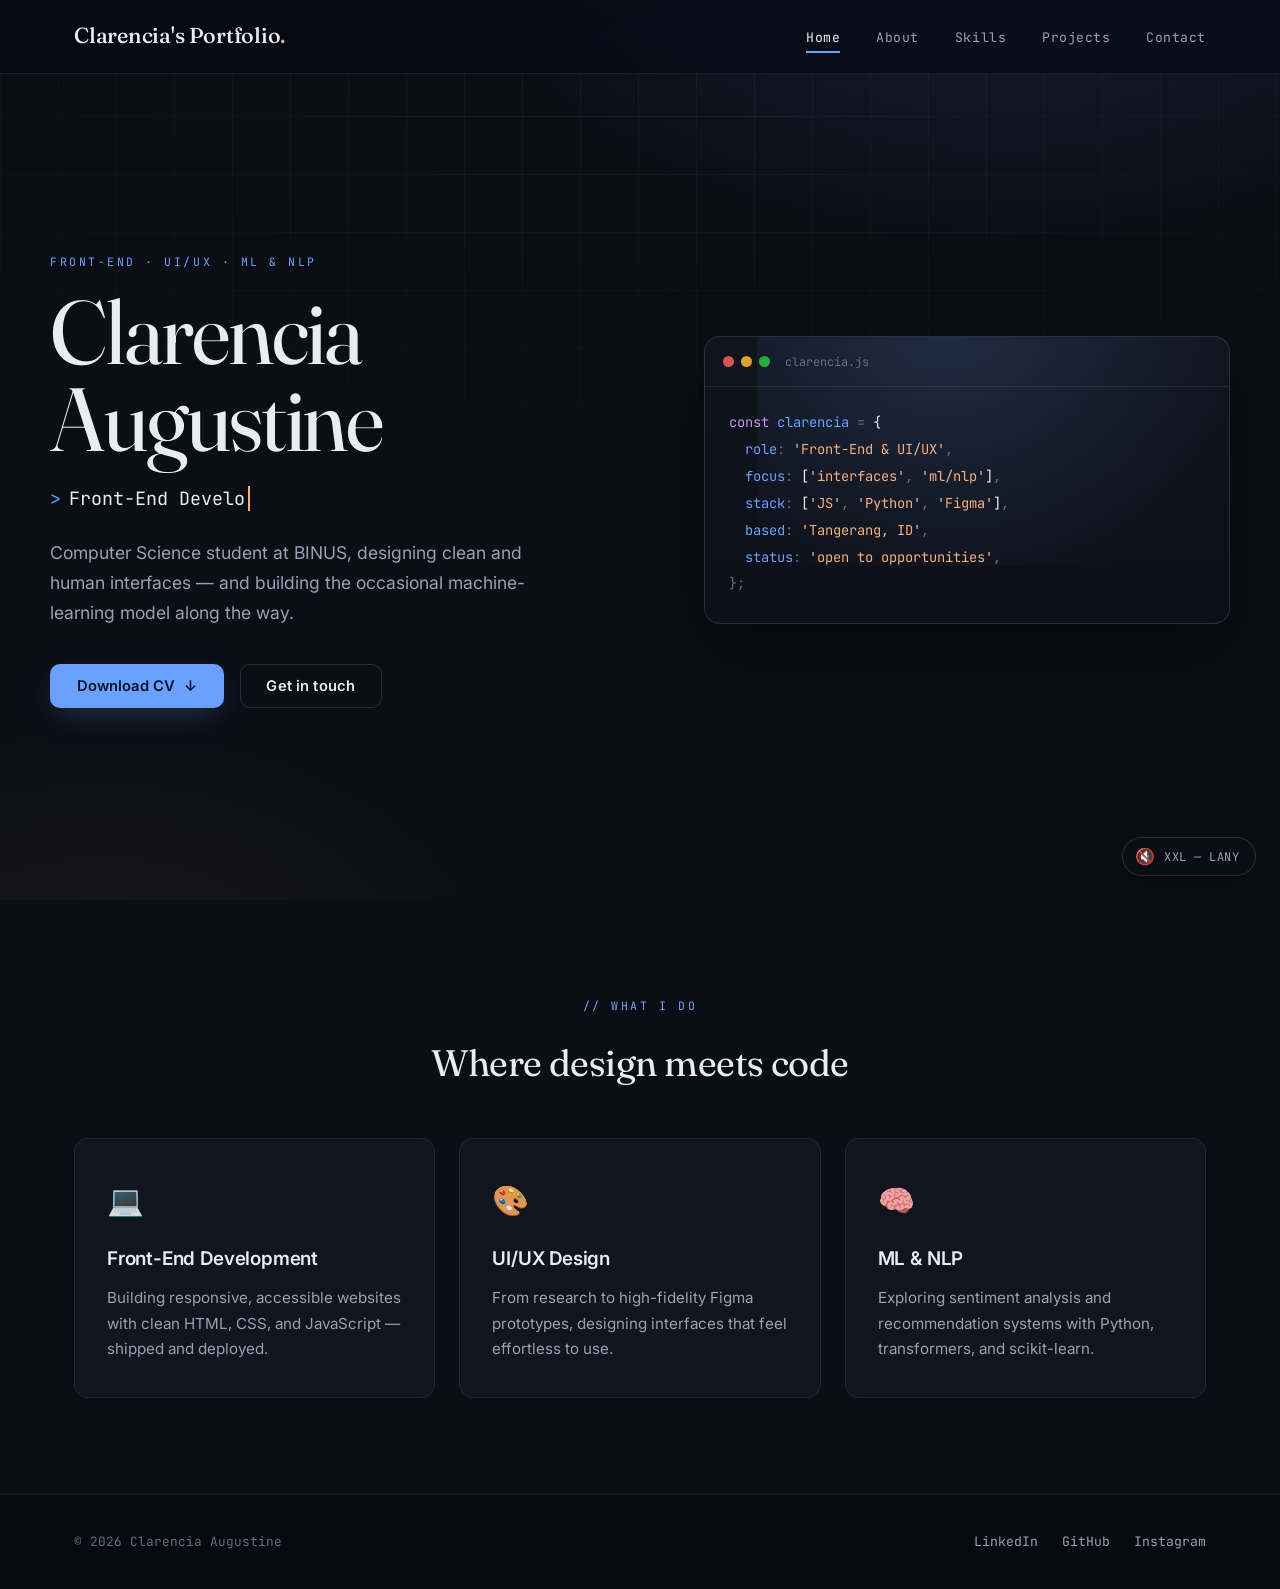
<file: index.html>
<!DOCTYPE html>
<html lang="id">
<head>
    <meta charset="UTF-8">
    <meta name="viewport" content="width=device-width, initial-scale=1.0">
    <link rel="preconnect" href="https://fonts.googleapis.com">
    <link rel="preconnect" href="https://fonts.gstatic.com" crossorigin>
    <link href="https://fonts.googleapis.com/css2?family=Fraunces:ital,opsz,wght@0,9..144,300..600;1,9..144,300..500&family=Inter:wght@300;400;500;600;700&family=JetBrains+Mono:wght@400;500;600&display=swap" rel="stylesheet">
    <title>Clarencia Augustine — Front-End & UI/UX</title>
    <link rel="stylesheet" href="style.css">
</head>
<body>
    <!-- Navigation -->
    <nav class="navbar">
        <div class="nav-container">
            <div class="logo">
                <span class="logo-text">Clarencia's Portfolio</span>
            </div>
            <ul class="nav-menu">
                <li><a href="index.html" class="nav-link active">Home</a></li>
                <li><a href="about.html" class="nav-link">About</a></li>
                <li><a href="skills.html" class="nav-link">Skills</a></li>
                <li><a href="projects.html" class="nav-link">Projects</a></li>
                <li><a href="contact.html" class="nav-link">Contact</a></li>
            </ul>
            <div class="hamburger">
                <span></span>
                <span></span>
                <span></span>
            </div>
        </div>
    </nav>

    <!-- Hero Section -->
    <section class="hero">
        <div class="hero-container">
            <div class="hero-content fade-in">
                <span class="eyebrow">front-end · ui/ux · ml &amp; nlp</span>
                <h1 class="hero-title">Clarencia<br>Augustine</h1>
                <p class="hero-role"><span class="prompt">&gt;</span><span class="typed">Front-End Developer</span></p>
                <p class="hero-subtitle">Computer Science student at BINUS, designing clean and human interfaces — and building the occasional machine-learning model along the way.</p>
                <div class="hero-buttons">
                    <a href="Asset/CV - Clarencia Augustine.pdf" download class="btn btn-primary">Download CV <span class="btn-arrow">↓</span></a>
                    <a href="contact.html" class="btn btn-secondary">Get in touch</a>
                </div>
            </div>
            <div class="hero-image fade-in-right">
                <div class="floating-card">
                    <div class="card-glow"></div>
                    <div class="code-window-bar">
                        <div class="code-dots"><span></span><span></span><span></span></div>
                        <span class="code-filename">clarencia.js</span>
                    </div>
                    <div class="code-snippet">
                        <div class="code-line"><span class="code-keyword">const</span> <span class="code-property">clarencia</span> <span class="code-punc">=</span> {</div>
                        <div class="code-line">  <span class="code-property">role</span><span class="code-punc">:</span> <span class="code-string">'Front-End &amp; UI/UX'</span><span class="code-punc">,</span></div>
                        <div class="code-line">  <span class="code-property">focus</span><span class="code-punc">:</span> [<span class="code-string">'interfaces'</span><span class="code-punc">,</span> <span class="code-string">'ml/nlp'</span>]<span class="code-punc">,</span></div>
                        <div class="code-line">  <span class="code-property">stack</span><span class="code-punc">:</span> [<span class="code-string">'JS'</span><span class="code-punc">,</span> <span class="code-string">'Python'</span><span class="code-punc">,</span> <span class="code-string">'Figma'</span>]<span class="code-punc">,</span></div>
                        <div class="code-line">  <span class="code-property">based</span><span class="code-punc">:</span> <span class="code-string">'Tangerang, ID'</span><span class="code-punc">,</span></div>
                        <div class="code-line">  <span class="code-property">status</span><span class="code-punc">:</span> <span class="code-string">'open to opportunities'</span><span class="code-punc">,</span></div>
                        <div class="code-line"><span class="code-punc">};</span></div>
                    </div>
                </div>
            </div>
        </div>
        
        <!-- Animated Background -->
        <div class="bg-animation">
            <div class="particle"></div>
            <div class="particle"></div>
            <div class="particle"></div>
            <div class="particle"></div>
            <div class="particle"></div>
        </div>
    </section>

    <!-- Quick About Section -->
    <section class="quick-about">
        <div class="container">
            <span class="eyebrow eyebrow-center">// what i do</span>
            <h2 class="section-title">Where design meets code</h2>
            <div class="about-grid">
                <div class="about-card slide-up">
                    <div class="card-icon">💻</div>
                    <h3>Front-End Development</h3>
                    <p>Building responsive, accessible websites with clean HTML, CSS, and JavaScript — shipped and deployed.</p>
                </div>
                <div class="about-card slide-up" style="animation-delay: 0.12s;">
                    <div class="card-icon">🎨</div>
                    <h3>UI/UX Design</h3>
                    <p>From research to high-fidelity Figma prototypes, designing interfaces that feel effortless to use.</p>
                </div>
                <div class="about-card slide-up" style="animation-delay: 0.24s;">
                    <div class="card-icon">🧠</div>
                    <h3>ML &amp; NLP</h3>
                    <p>Exploring sentiment analysis and recommendation systems with Python, transformers, and scikit-learn.</p>
                </div>
            </div>
        </div>
    </section>

    <!-- Footer -->
    <footer class="footer">
        <div class="container">
            <p>&copy; 2026 Clarencia Augustine</p>
            <div class="social-links">
                <a href="https://www.linkedin.com/in/clarenciaaugustine/" class="social-link">LinkedIn</a>
                <a href="https://github.com/ClarenciaAugustine-code" class="social-link">GitHub</a>
                <a href="https://www.instagram.com/clarenciaaugustinee/" class="social-link">Instagram</a>
            </div>
        </div>
    </footer>

    <script src="script.js"></script>
</body>
</html>
</file>
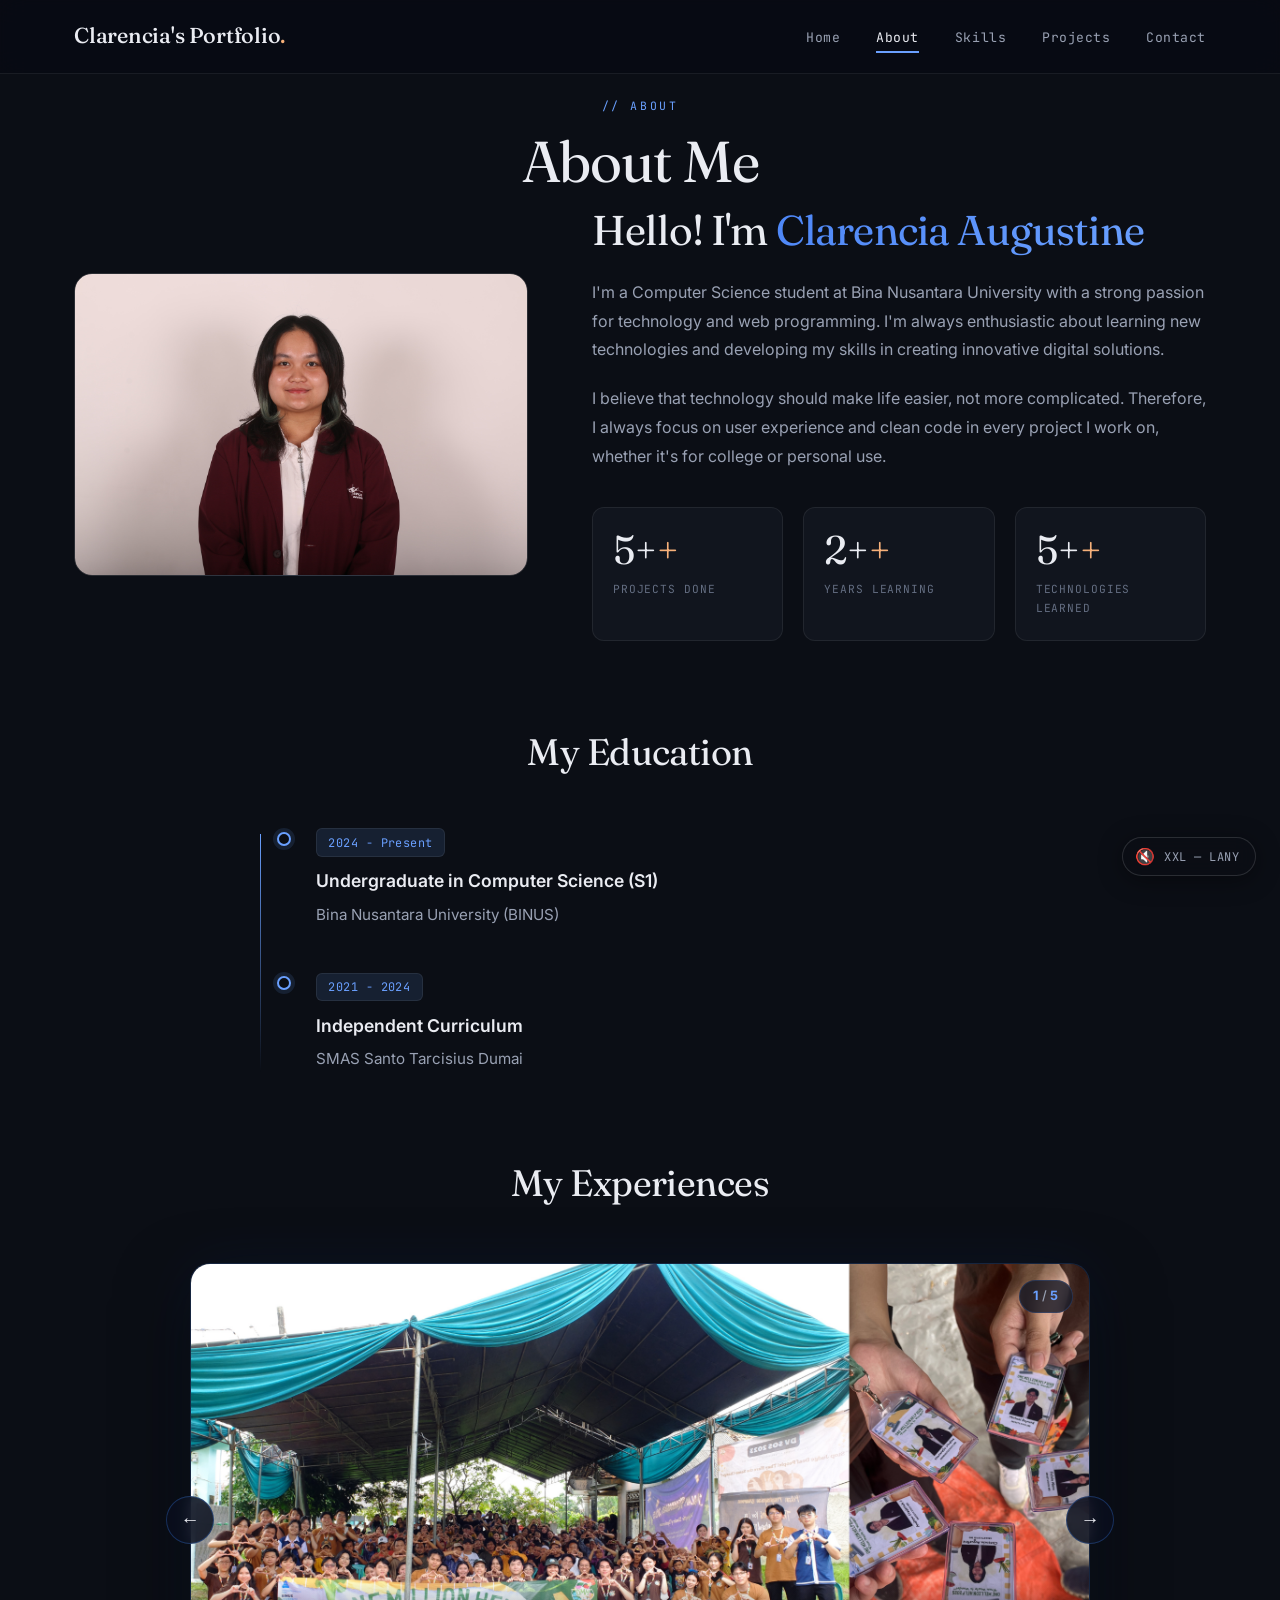
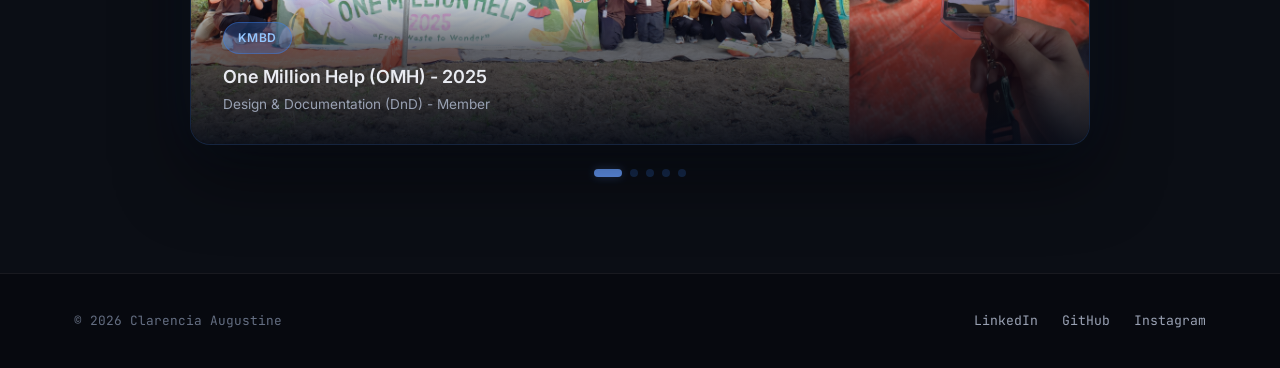
<file: about.html>
<!DOCTYPE html>
<html lang="id">
<head>
    <meta charset="UTF-8">
    <meta name="viewport" content="width=device-width, initial-scale=1.0">
    <link rel="preconnect" href="https://fonts.googleapis.com">
    <link rel="preconnect" href="https://fonts.gstatic.com" crossorigin>
    <link href="https://fonts.googleapis.com/css2?family=Fraunces:ital,opsz,wght@0,9..144,300..600;1,9..144,300..500&family=Inter:wght@300;400;500;600;700&family=JetBrains+Mono:wght@400;500;600&display=swap" rel="stylesheet">
    <title>About — Clarencia Augustine</title>
    <link rel="stylesheet" href="style.css">

    <style>
        /* ===== ABOUT HEADING FIX ===== */
        .about-heading {
            font-family: var(--font-display);
            font-weight: 400;
            font-size: clamp(1.4rem, 3vw, 2.2rem);
            letter-spacing: -0.02em;
            line-height: 1.2;
            margin-bottom: 1.5rem;
            color: var(--text-primary);
            white-space: nowrap;
        }
        .about-name-highlight {
            background: var(--gradient-1);
            -webkit-background-clip: text;
            background-clip: text;
            -webkit-text-fill-color: transparent;
        }

        /* ===== ORGANIZATION GALLERY SECTION ===== */
        .org-gallery-section {
            margin-top: 5rem;
        }

        .org-gallery-section .section-title {
            margin-bottom: 1rem;
        }

        .org-gallery-subtitle {
            text-align: center;
            color: var(--text-secondary);
            font-size: 1rem;
            margin-bottom: 3rem;
        }

        /* ===== CAROUSEL WRAPPER ===== */
        .carousel-wrapper {
            position: relative;
            max-width: 900px;
            margin: 0 auto;
        }

        /* ===== MAIN CAROUSEL ===== */
        .carousel-track-container {
            overflow: hidden;
            border-radius: 20px;
            position: relative;
            background: var(--bg-card);
            border: 1px solid rgba(59, 130, 246, 0.15);
            box-shadow: var(--shadow-lg), 0 0 60px rgba(59, 130, 246, 0.08);
        }

        .carousel-track {
            display: flex;
            transition: transform 0.5s cubic-bezier(0.4, 0, 0.2, 1);
            will-change: transform;
        }

        .carousel-slide {
            min-width: 100%;
            position: relative;
        }

        .carousel-slide img {
            width: 100%;
            height: 480px;
            object-fit: cover;
            display: block;
        }

        /* Overlay gradient bawah */
        .slide-overlay {
            position: absolute;
            bottom: 0;
            left: 0;
            right: 0;
            padding: 2.5rem 2rem 1.75rem;
            background: linear-gradient(to top, rgba(5, 10, 21, 0.95) 0%, rgba(5, 10, 21, 0.6) 60%, transparent 100%);
        }

        .slide-org-badge {
            display: inline-flex;
            align-items: center;
            gap: 0.4rem;
            padding: 0.3rem 0.9rem;
            border-radius: 20px;
            font-size: 0.75rem;
            font-weight: 600;
            letter-spacing: 0.05em;
            text-transform: uppercase;
            margin-bottom: 0.6rem;
        }

        .badge-kmbd    { background: rgba(59, 130, 246, 0.25); color: #93c5fd; border: 1px solid rgba(59, 130, 246, 0.4); }
        .badge-bncc    { background: rgba(139, 92, 246, 0.25); color: #c4b5fd; border: 1px solid rgba(139, 92, 246, 0.4); }
        .badge-intern  { background: rgba(16, 185, 129, 0.25); color: #6ee7b7; border: 1px solid rgba(16, 185, 129, 0.4); }

        .slide-caption {
            font-size: 1.125rem;
            font-weight: 600;
            color: var(--text-primary);
            margin: 0;
            line-height: 1.4;
        }

        .slide-caption-sub {
            font-size: 0.85rem;
            color: var(--text-secondary);
            margin-top: 0.25rem;
        }

        /* ===== CAROUSEL ARROWS ===== */
        .carousel-btn {
            position: absolute;
            top: 50%;
            transform: translateY(-50%);
            width: 48px;
            height: 48px;
            border-radius: 50%;
            background: rgba(10, 15, 30, 0.85);
            backdrop-filter: blur(8px);
            border: 1px solid rgba(59, 130, 246, 0.3);
            color: var(--text-primary);
            font-size: 1.2rem;
            cursor: pointer;
            z-index: 10;
            transition: all 0.3s ease;
            display: flex;
            align-items: center;
            justify-content: center;
        }

        .carousel-btn:hover {
            background: var(--accent);
            border-color: var(--accent);
            box-shadow: 0 0 20px var(--accent-glow);
            transform: translateY(-50%) scale(1.1);
        }

        .carousel-btn-prev { left: -24px; }
        .carousel-btn-next { right: -24px; }

        /* ===== COUNTER ===== */
        .carousel-counter {
            position: absolute;
            top: 1rem;
            right: 1rem;
            background: rgba(10, 15, 30, 0.75);
            backdrop-filter: blur(6px);
            border: 1px solid rgba(59, 130, 246, 0.2);
            border-radius: 20px;
            padding: 0.3rem 0.85rem;
            font-size: 0.8rem;
            color: var(--text-secondary);
            z-index: 5;
            font-weight: 500;
        }

        .carousel-counter span {
            color: var(--accent);
            font-weight: 700;
        }

        /* ===== DOTS ===== */
        .carousel-dots {
            display: flex;
            justify-content: center;
            gap: 0.5rem;
            margin-top: 1.5rem;
        }

        .carousel-dot {
            width: 8px;
            height: 8px;
            border-radius: 4px;
            background: rgba(59, 130, 246, 0.25);
            border: none;
            cursor: pointer;
            transition: all 0.3s ease;
        }

        .carousel-dot.active {
            width: 28px;
            background: var(--accent);
            box-shadow: 0 0 10px var(--accent-glow);
        }

        /* ===== THUMBNAIL STRIP ===== */
        .carousel-thumbs {
            display: flex;
            gap: 0.75rem;
            margin-top: 1.25rem;
            overflow-x: auto;
            padding-bottom: 0.5rem;
            scrollbar-width: none;
        }

        .carousel-thumbs::-webkit-scrollbar { display: none; }

        .carousel-thumb {
            flex-shrink: 0;
            width: 80px;
            height: 60px;
            border-radius: 8px;
            overflow: hidden;
            cursor: pointer;
            border: 2px solid transparent;
            transition: all 0.3s ease;
            opacity: 0.5;
        }

        .carousel-thumb img {
            width: 100%;
            height: 100%;
            object-fit: cover;
        }

        .carousel-thumb.active {
            border-color: var(--accent);
            opacity: 1;
            box-shadow: 0 0 12px var(--accent-glow);
        }

        .carousel-thumb:hover {
            opacity: 0.85;
            border-color: rgba(59, 130, 246, 0.5);
        }

        /* Placeholder saat foto belum ada */
        .photo-placeholder {
            width: 100%;
            height: 480px;
            background: var(--bg-card);
            display: flex;
            flex-direction: column;
            align-items: center;
            justify-content: center;
            gap: 1rem;
            color: var(--text-secondary);
        }

        .photo-placeholder-icon {
            font-size: 3rem;
            opacity: 0.4;
        }

        .photo-placeholder p {
            font-size: 0.9rem;
            opacity: 0.5;
        }

        .thumb-placeholder {
            width: 100%;
            height: 100%;
            background: var(--bg-darker);
            display: flex;
            align-items: center;
            justify-content: center;
            font-size: 1.2rem;
            color: var(--text-secondary);
            opacity: 0.5;
        }

        /* ===== RESPONSIVE ===== */
        @media (max-width: 768px) {
            .carousel-slide img,
            .photo-placeholder { height: 300px; }

            .carousel-btn-prev { left: 8px; }
            .carousel-btn-next { right: 8px; }

            .carousel-btn {
                width: 38px;
                height: 38px;
                font-size: 1rem;
            }

            .slide-caption { font-size: 1rem; }

            .carousel-thumb {
                width: 64px;
                height: 48px;
            }
        }

        @media (max-width: 480px) {
            .carousel-slide img,
            .photo-placeholder { height: 240px; }
        }
    </style>
</head>
<body>
    <!-- Navigation -->
    <nav class="navbar">
        <div class="nav-container">
            <div class="logo">
                <span class="logo-text">Clarencia's Portfolio</span>
            </div>
            <ul class="nav-menu">
                <li><a href="index.html" class="nav-link">Home</a></li>
                <li><a href="about.html" class="nav-link active">About</a></li>
                <li><a href="skills.html" class="nav-link">Skills</a></li>
                <li><a href="projects.html" class="nav-link">Projects</a></li>
                <li><a href="contact.html" class="nav-link">Contact</a></li>
            </ul>
            <div class="hamburger">
                <span></span>
                <span></span>
                <span></span>
            </div>
        </div>
    </nav>

    <!-- About Section -->
    <section class="about-section">
        <div class="container">
            <span class="eyebrow eyebrow-center">// about</span>
            <h1 class="page-title fade-in">About Me</h1>

            <div class="about-content">
                <div class="about-image-wrapper fade-in-left">
                    <div class="about-image">
                        <img src="Asset/Clarence.JPG" alt="Clarence Profile Photo" class="profile-photo">
                        <div class="image-glow"></div>
                    </div>
                </div>

                <div class="about-text fade-in-right">
                    <h2 class="about-heading">Hello! I'm <span class="about-name-highlight">Clarencia Augustine</span></h2>
                    <p>I'm a Computer Science student at Bina Nusantara University with a strong passion for technology and web programming.
                        I'm always enthusiastic about learning new technologies and developing my skills in creating innovative digital solutions.</p>

                    <p>I believe that technology should make life easier, not more complicated. Therefore, I always focus on user experience
                        and clean code in every project I work on, whether it's for college or personal use.</p>

                    <div class="about-stats">
                        <div class="stat-item">
                            <div class="stat-number">5+</div>
                            <div class="stat-label">Projects Done</div>
                        </div>
                        <div class="stat-item">
                            <div class="stat-number">2+</div>
                            <div class="stat-label">Years Learning</div>
                        </div>
                        <div class="stat-item">
                            <div class="stat-number">5+</div>
                            <div class="stat-label">Technologies Learned</div>
                        </div>
                    </div>
                </div>
            </div>

            <!-- Education Timeline -->
            <div class="timeline-section">
                <h2 class="section-title">My Education</h2>
                <div class="timeline">
                    <div class="timeline-item slide-up">
                        <div class="timeline-dot"></div>
                        <div class="timeline-content">
                            <span class="timeline-date">2024 - Present</span>
                            <h3>Undergraduate in Computer Science (S1)</h3>
                            <p>Bina Nusantara University (BINUS)</p>
                        </div>
                    </div>
                    <div class="timeline-item slide-up" style="animation-delay: 0.2s;">
                        <div class="timeline-dot"></div>
                        <div class="timeline-content">
                            <span class="timeline-date">2021 - 2024</span>
                            <h3>Independent Curriculum</h3>
                            <p>SMAS Santo Tarcisius Dumai</p>
                        </div>
                    </div>
                </div>
            </div>

            <!-- ===== ORGANIZATION GALLERY ===== -->
            <div class="org-gallery-section slide-up">
                <h2 class="section-title">My Experiences</h2>
                <p class="org-gallery-subtitle"></p>

                <div class="carousel-wrapper">
                    <!-- Main Carousel -->
                    <div class="carousel-track-container">
                        <!-- Counter -->
                        <div class="carousel-counter">
                            <span id="currentSlide">1</span> / <span id="totalSlides">6</span>
                        </div>

                        <div class="carousel-track" id="carouselTrack">

                            <!-- SLIDE 1 - KMBD -->
                            <div class="carousel-slide">
                                <img src="Asset/OMH.png" alt="KMBD - OMH 2025">
                                <div class="slide-overlay">
                                    <div class="slide-org-badge badge-kmbd">KMBD</div>
                                    <p class="slide-caption">One Million Help (OMH) - 2025</p>
                                    <p class="slide-caption-sub">Design & Documentation (DnD) - Member</p>
                                </div>
                            </div>

                            <!-- SLIDE 2 - KMBD -->
                            <div class="carousel-slide">
                                <img src="Asset/Makrab2026.png" alt="KMBD - Makrab 2026">
                                <div class="slide-overlay">
                                    <div class="slide-org-badge badge-kmbd">KMBD</div>
                                    <p class="slide-caption">Malam Keakraban - 2026</p>
                                    <p class="slide-caption-sub">Design & Documentation (DnD) - Member</p>
                                </div>
                            </div>

                            <!-- SLIDE 3 - KMBD -->
                            <div class="carousel-slide">
                                <img src="Asset/Yearbook.png" alt="Yearbook">
                                <div class="slide-overlay">
                                    <div class="slide-org-badge badge-kmbd">KMBD</div>
                                    <p class="slide-caption">Yearbook - 2025</p>
                                    <p class="slide-caption-sub">Design & Documentation (DnD) - Coordinator</p>
                                </div>
                            </div>

                            <!-- SLIDE 4 - BNCC -->
                            <div class="carousel-slide">
                                <img src="Asset/FreshmenPartner.png" alt="Freshmen Partner">
                                <div class="slide-overlay">
                                    <div class="slide-org-badge badge-bncc">BINUS</div>
                                    <p class="slide-caption">Freshmen Partner (FP)</p>
                                    <p class="slide-caption-sub">Sept 2025 - June 2026</p>
                                </div>
                            </div>

                            <!-- SLIDE 5 - Blu Ambassador -->
                            <div class="carousel-slide">
                                <img src="Asset/BluAmbassador.png" alt="Blu Ambassador">
                                <div class="slide-overlay">
                                    <div class="slide-org-badge badge-intern">Ambassador</div>
                                    <p class="slide-caption">Blu Ambassador</p>
                                    <p class="slide-caption-sub">Blu by BCA Digital</p>
                                </div>
                            </div>


                        </div><!-- end carousel-track -->
                    </div><!-- end carousel-track-container -->

                    <!-- Prev / Next buttons -->
                    <button class="carousel-btn carousel-btn-prev" id="prevBtn" aria-label="Previous">&#8592;</button>
                    <button class="carousel-btn carousel-btn-next" id="nextBtn" aria-label="Next">&#8594;</button>

                    <!-- Dots -->
                    <div class="carousel-dots" id="carouselDots"></div>


                </div>
            </div>
            <!-- end org-gallery-section -->

        </div>
    </section>

    <!-- Footer -->
    <footer class="footer">
        <div class="container">
            <p>&copy; 2026 Clarencia Augustine</p>
            <div class="social-links">
                <a href="https://www.linkedin.com/in/clarenciaaugustine/" class="social-link">LinkedIn</a>
                <a href="https://github.com/ClarenciaAugustine-code" class="social-link">GitHub</a>
                <a href="https://www.instagram.com/clarenciaaugustinee/" class="social-link">Instagram</a>
            </div>
        </div>
    </footer>

    <script src="script.js"></script>
</body>
</html>
</file>
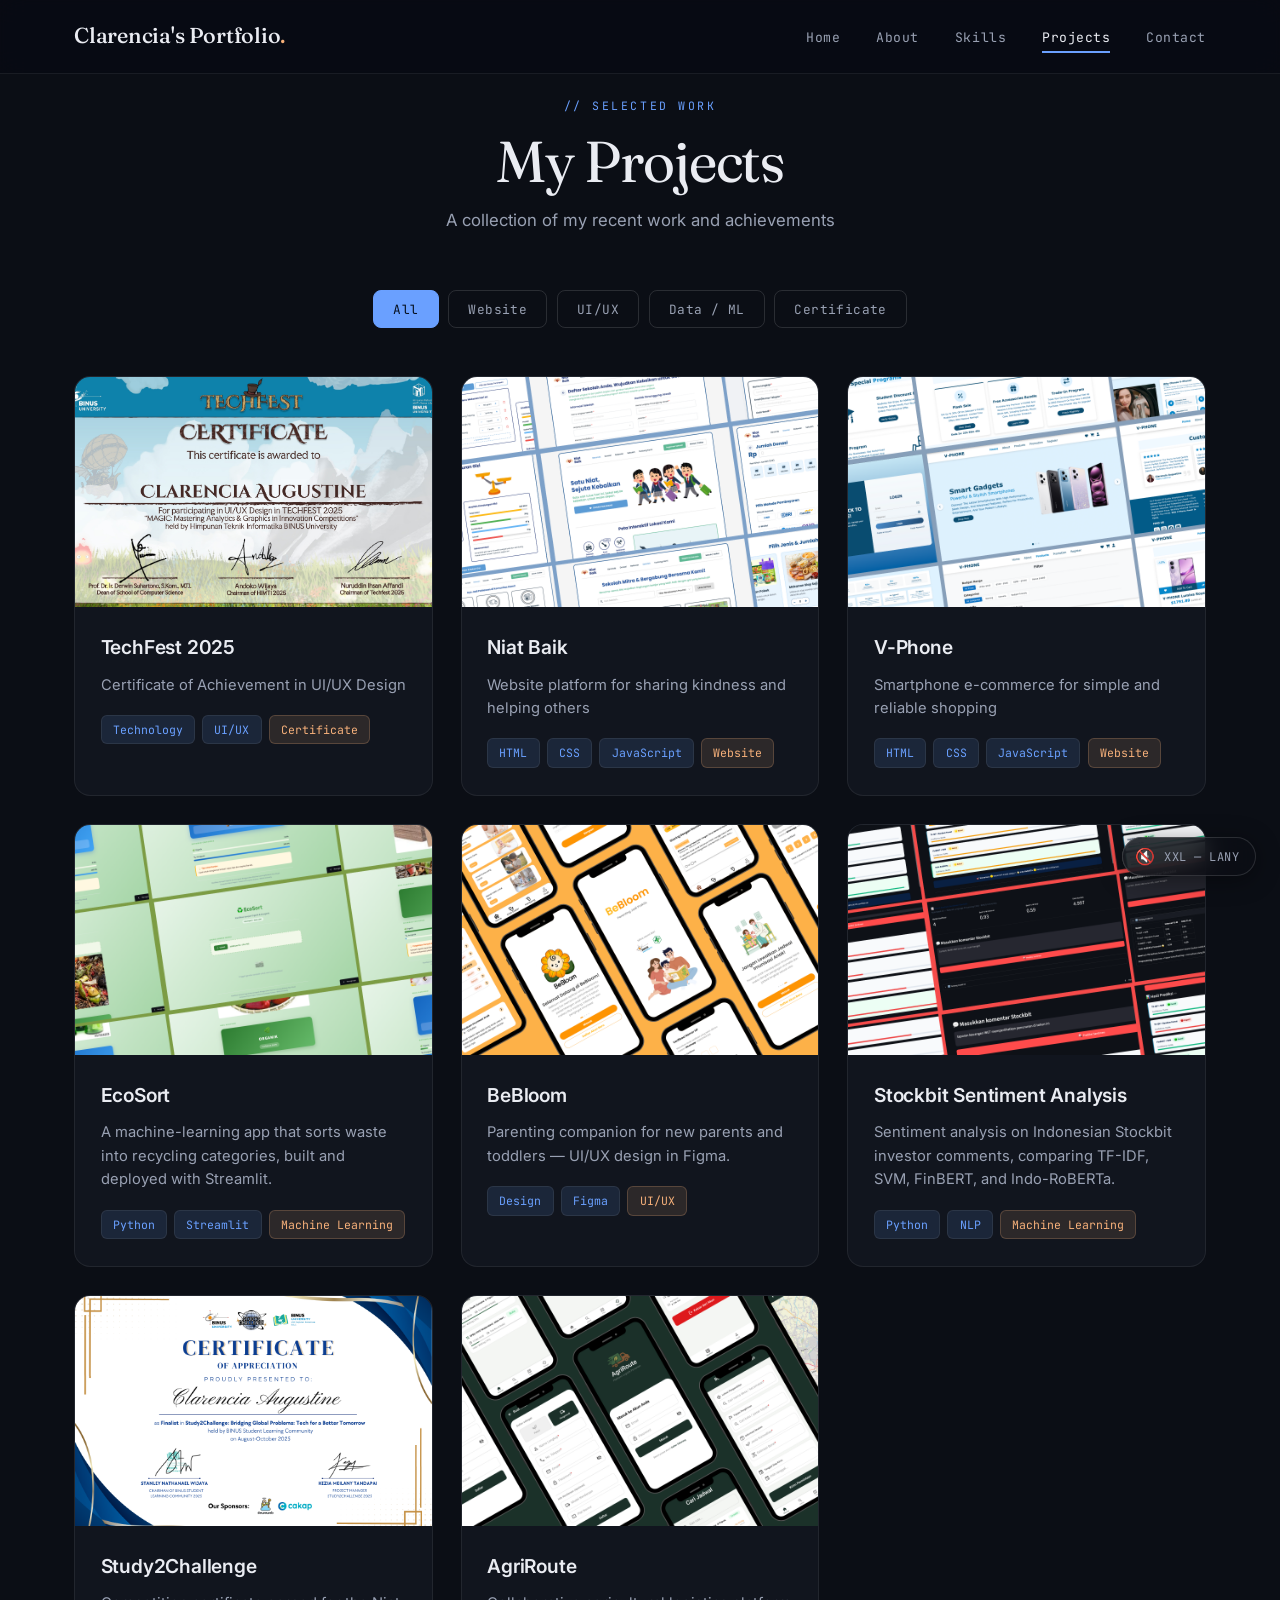
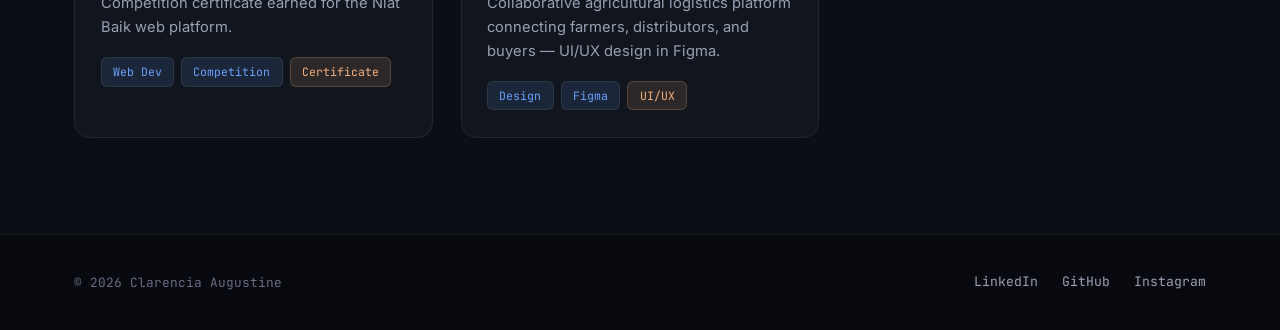
<file: projects.html>
<!DOCTYPE html>
<html lang="id">
<head>
    <meta charset="UTF-8">
    <meta name="viewport" content="width=device-width, initial-scale=1.0">
    <link rel="preconnect" href="https://fonts.googleapis.com">
    <link rel="preconnect" href="https://fonts.gstatic.com" crossorigin>
    <link href="https://fonts.googleapis.com/css2?family=Fraunces:ital,opsz,wght@0,9..144,300..600;1,9..144,300..500&family=Inter:wght@300;400;500;600;700&family=JetBrains+Mono:wght@400;500;600&display=swap" rel="stylesheet">
    <title>Projects — Clarencia Augustine</title>
    <link rel="stylesheet" href="style.css">
</head>
<body>
    <!-- Navigation -->
    <nav class="navbar">
        <div class="nav-container">
            <div class="logo">
                <span class="logo-text">Clarencia's Portfolio</span>
            </div>
            <ul class="nav-menu">
                <li><a href="index.html" class="nav-link">Home</a></li>
                <li><a href="about.html" class="nav-link">About</a></li>
                <li><a href="skills.html" class="nav-link">Skills</a></li>
                <li><a href="projects.html" class="nav-link active">Projects</a></li>
                <li><a href="contact.html" class="nav-link">Contact</a></li>
            </ul>
            <div class="hamburger">
                <span></span>
                <span></span>
                <span></span>
            </div>
        </div>
    </nav>

    <!-- Projects Section -->
    <section class="projects-section">
        <div class="container">
            <span class="eyebrow eyebrow-center">// selected work</span>
            <h1 class="page-title fade-in">My Projects</h1>
            <p class="page-subtitle fade-in">A collection of my recent work and achievements</p>

            <!-- Project Filter -->
            <div class="project-filters fade-in">
                <button class="filter-btn active" data-filter="all">All</button>
                <button class="filter-btn" data-filter="web">Website</button>
                <button class="filter-btn" data-filter="mobile">UI/UX</button>
                <button class="filter-btn" data-filter="ml">Data / ML</button>
                <button class="filter-btn" data-filter="design">Certificate</button>
            </div>

            <!-- Projects Grid -->
            <div class="projects-grid">
                <!-- TechFest Certificate -->
                <div class="project-card certificate-card" data-category="design" data-cert-id="techfest">
                    <div class="project-image">
                        <img src="Asset/TechFest.png" alt="TechFest Certificate" style="width: 100%; height: 100%; object-fit: cover;">
                        <div class="project-overlay">
                            <span class="project-link">View Certificate →</span>
                        </div>
                    </div>
                    <div class="project-content">
                        <h3 class="project-title">TechFest 2025</h3>
                        <p class="project-description">Certificate of Achievement in UI/UX Design </p>
                        <div class="project-tags">
                            <span class="tag">Technology</span>
                            <span class="tag">UI/UX</span>
                            <span class="tagline">Certificate</span>
                        </div>
                    </div>
                </div>

                <!-- Niat Baik Project -->
                <div class="project-card" data-category="web">
                    <div class="project-image">
                        <img src="Asset/Niat Baik.png" alt="Niat Baik Project" style="width: 100%; height: 100%; object-fit: cover;">
                        <div class="project-overlay">
                            <a href="https://niatbaik.netlify.app/" target="_blank" class="project-link">View Project →</a>
                        </div>
                    </div>
                    <div class="project-content">
                        <h3 class="project-title">Niat Baik</h3>
                        <p class="project-description">Website platform for sharing kindness and helping others</p>
                        <div class="project-tags">
                            <span class="tag">HTML</span>
                            <span class="tag">CSS</span>
                            <span class="tag">JavaScript</span>
                            <span class="tagline">Website</span>
                        </div>
                    </div>
                </div>

                <!-- VPhone E-Commerce -->
                <div class="project-card" data-category="web">
                    <div class="project-image">
                        <img src="Asset/VPhone.png" alt="VPhone Project" style="width: 100%; height: 100%; object-fit: cover;">
                        <div class="project-overlay">
                            <a href="https://vphoneecommerce.netlify.app/" target="_blank" class="project-link">View Project →</a>
                        </div>
                    </div>
                    <div class="project-content">
                        <h3 class="project-title">V-Phone</h3>
                        <p class="project-description">Smartphone e-commerce for simple and reliable shopping</p>
                        <div class="project-tags">
                            <span class="tag">HTML</span>
                            <span class="tag">CSS</span>
                            <span class="tag">JavaScript</span>
                            <span class="tagline">Website</span>
                        </div>
                    </div>
                </div>

                <div class="project-card" data-category="ml">
                    <div class="project-image">
                        <img src="Asset/EcoSort.png" alt="EcoSort Project" style="width: 100%; height: 100%; object-fit: cover;">
                        <div class="project-overlay">
                            <a href="https://ecosort-cv.streamlit.app" target="_blank" rel="noopener noreferrer" class="project-link">View Project →</a>
                        </div>
                    </div>
                    <div class="project-content">
                        <h3 class="project-title">EcoSort</h3>
                        <p class="project-description">A machine-learning app that sorts waste into recycling categories, built and deployed with Streamlit.</p>
                        <div class="project-tags">
                            <span class="tag">Python</span>
                            <span class="tag">Streamlit</span>
                            <span class="tagline">Machine Learning</span>
                        </div>
                    </div>
                </div>

                <div class="project-card" data-category="mobile">
                    <div class="project-image">
                        <img src="Asset/BeBloom.png" alt="BeBloom Project" style="width: 100%; height: 100%; object-fit: cover;">
                        <div class="project-overlay">
                            <a href="https://www.figma.com/design/M1vqoaYKnRO1BRzUi6vz7u/BeBloom-Final?node-id=0-1&t=8u1ulyc5MPR5rkTr-1" target="_blank" class="project-link">View Project →</a>
                        </div>
                    </div>
                    <div class="project-content">
                        <h3 class="project-title">BeBloom</h3>
                        <p class="project-description">Parenting companion for new parents and toddlers — UI/UX design in Figma.</p>
                        <div class="project-tags">
                            <span class="tag">Design</span>
                            <span class="tag">Figma</span>
                            <span class="tagline">UI/UX</span>
                        </div>
                    </div>
                </div>

                <div class="project-card" data-category="ml">
                    <div class="project-image">
                        <img src="Asset/StockBit.png" alt="Stockbit Sentiment Analysis" style="width: 100%; height: 100%; object-fit: cover;">
                        <div class="project-overlay">
                            <a href="#" class="project-link">View Project →</a>
                        </div>
                    </div>
                    <div class="project-content">
                        <h3 class="project-title">Stockbit Sentiment Analysis</h3>
                        <p class="project-description">Sentiment analysis on Indonesian Stockbit investor comments, comparing TF-IDF, SVM, FinBERT, and Indo-RoBERTa.</p>
                        <div class="project-tags">
                            <span class="tag">Python</span>
                            <span class="tag">NLP</span>
                            <span class="tagline">Machine Learning</span>
                        </div>
                    </div>
                </div>

                <!-- Study2Challenge Certificate -->
                <div class="project-card certificate-card" data-category="design" data-cert-id="study2challenge">
                    <div class="project-image">
                        <img src="Asset/Study2Challenge.png" alt="Study2Challenge Certificate" style="width: 100%; height: 100%; object-fit: cover;">
                        <div class="project-overlay">
                            <span class="project-link">View Certificate →</span>
                        </div>
                    </div>
                    <div class="project-content">
                        <h3 class="project-title">Study2Challenge</h3>
                        <p class="project-description">Competition certificate earned for the Niat Baik web platform.</p>
                        <div class="project-tags">
                            <span class="tag">Web Dev</span>
                            <span class="tag">Competition</span>
                            <span class="tagline">Certificate</span>
                        </div>
                    </div>
                </div>

               <div class="project-card" data-category="mobile">
                    <div class="project-image">
                        <img src="Asset/AgriRoute.png" alt="AgriRoute Project" style="width: 100%; height: 100%; object-fit: cover;">
                        <div class="project-overlay">
                            <a href="https://www.figma.com/design/1bOEQJH9d3byA6qBf3kewW/AgriRoute?node-id=0-1&t=20mGzz0uRg2W0Tgo-1" target="_blank" class="project-link">View Project →</a>
                        </div>
                    </div>
                    <div class="project-content">
                        <h3 class="project-title">AgriRoute</h3>
                        <p class="project-description">Collaborative agricultural logistics platform connecting farmers, distributors, and buyers — UI/UX design in Figma.</p>
                        <div class="project-tags">
                            <span class="tag">Design</span>
                            <span class="tag">Figma</span>
                            <span class="tagline">UI/UX</span>
                        </div>
                    </div>
                </div>
            </div>
        </div>
    </section>

    <!-- Certificate Modal -->
    <div id="certificateModal" class="modal">
        <div class="modal-content">
            <div class="modal-header">
                <h2>Certificate Details</h2>
                <button class="close-btn" id="closeModal">×</button>
            </div>
            <div class="modal-body">
                <img src="Asset/TechFest.png" alt="Certificate" class="certificate-image" id="certImage">
                <div class="certificate-details">
                    <div class="detail-item">
                        <span class="detail-icon">🏆</span>
                        <div class="detail-content">
                            <h3>Certificate Name</h3>
                            <p id="certName">—</p>
                        </div>
                    </div>
                    <div class="detail-item">
                        <span class="detail-icon">🏢</span>
                        <div class="detail-content">
                            <h3>Issued By</h3>
                            <p id="certIssuer">—</p>
                        </div>
                    </div>
                    <div class="detail-item">
                        <span class="detail-icon">📅</span>
                        <div class="detail-content">
                            <h3>Date Issued</h3>
                            <p id="certDate">—</p>
                        </div>
                    </div>
                    <div class="detail-item">
                        <span class="detail-icon">📝</span>
                        <div class="detail-content">
                            <h3>Description</h3>
                            <p id="certDescription">—</p>
                        </div>
                    </div>
                    <div class="detail-item">
                        <span class="detail-icon">💡</span>
                        <div class="detail-content">
                            <h3>Skills Demonstrated</h3>
                            <div class="certificate-skills" id="certSkills"></div>
                        </div>
                    </div>
                </div>
            </div>
        </div>
    </div>

    <!-- Footer -->
    <footer class="footer">
        <div class="container">
            <p>&copy; 2026 Clarencia Augustine</p>
            <div class="social-links">
                <a href="https://www.linkedin.com/in/clarenciaaugustine/" class="social-link">LinkedIn</a>
                <a href="https://github.com/ClarenciaAugustine-code" class="social-link">GitHub</a>
                <a href="https://www.instagram.com/clarenciaaugustinee/" class="social-link">Instagram</a>
            </div>
        </div>
    </footer>

    <script src="script.js"></script>
</body>
</html>
</file>
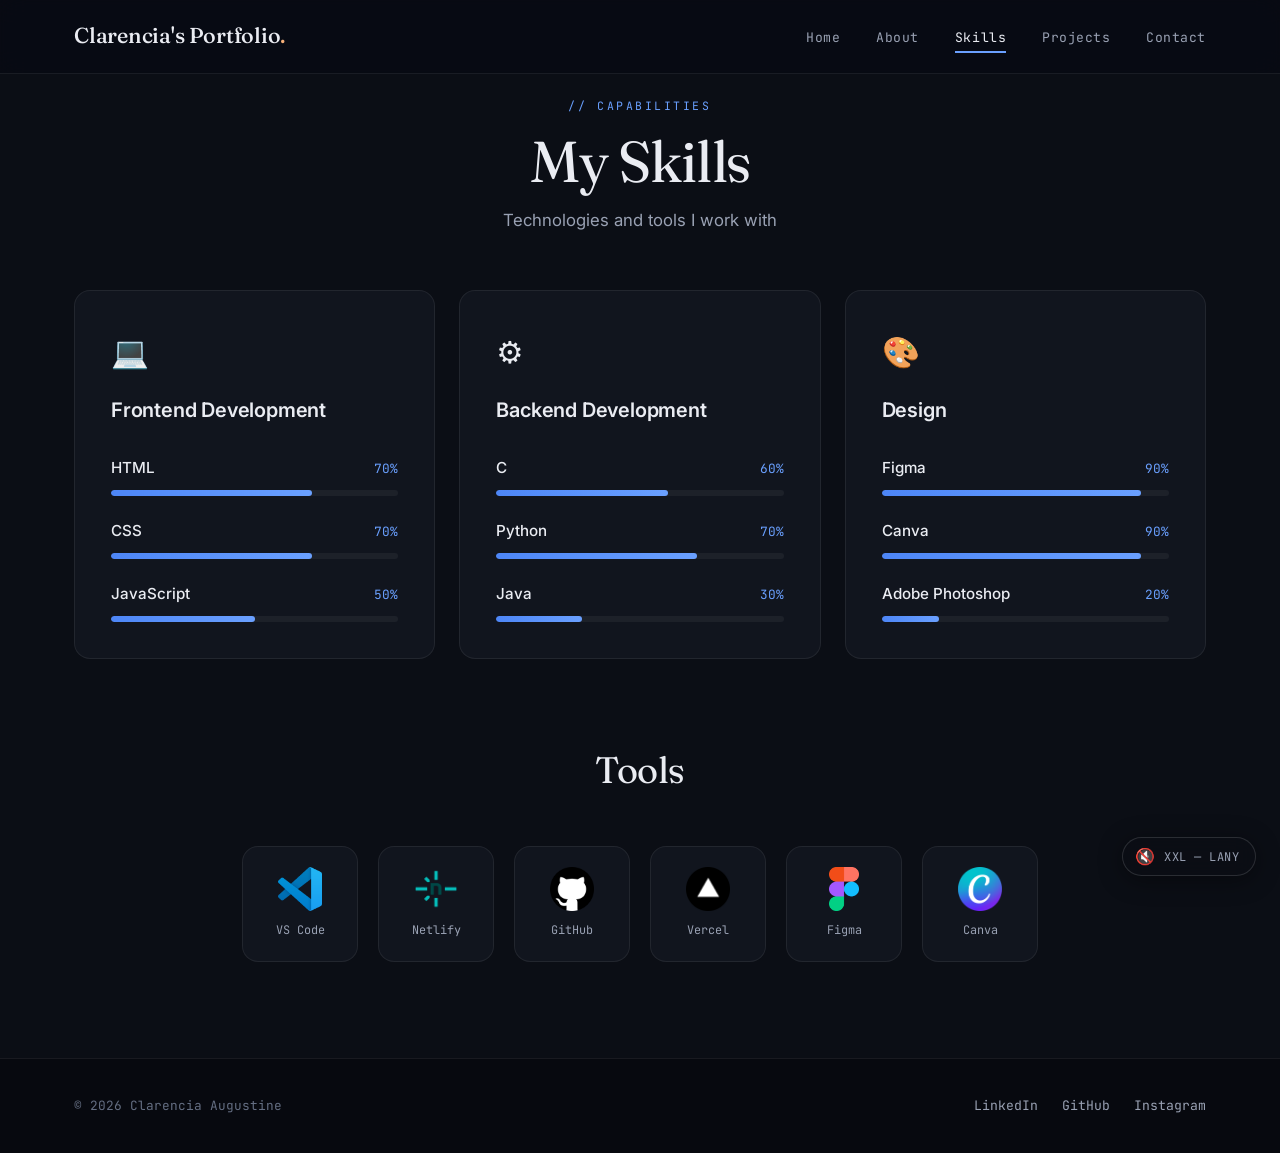
<file: skills.html>
<!DOCTYPE html>
<html lang="id">
<head>
    <meta charset="UTF-8">
    <meta name="viewport" content="width=device-width, initial-scale=1.0">
    <link rel="preconnect" href="https://fonts.googleapis.com">
    <link rel="preconnect" href="https://fonts.gstatic.com" crossorigin>
    <link href="https://fonts.googleapis.com/css2?family=Fraunces:ital,opsz,wght@0,9..144,300..600;1,9..144,300..500&family=Inter:wght@300;400;500;600;700&family=JetBrains+Mono:wght@400;500;600&display=swap" rel="stylesheet">
    <title>Skills — Clarencia Augustine</title>
    <link rel="stylesheet" href="style.css">
</head>
<body>
    <!-- Navigation -->
    <nav class="navbar">
        <div class="nav-container">
            <div class="logo">
                <span class="logo-text">Clarencia's Portfolio</span>
            </div>
            <ul class="nav-menu">
                <li><a href="index.html" class="nav-link">Home</a></li>
                <li><a href="about.html" class="nav-link">About</a></li>
                <li><a href="skills.html" class="nav-link active">Skills</a></li>
                <li><a href="projects.html" class="nav-link">Projects</a></li>
                <li><a href="contact.html" class="nav-link">Contact</a></li>
            </ul>
            <div class="hamburger">
                <span></span>
                <span></span>
                <span></span>
            </div>
        </div>
    </nav>

    <!-- Skills Section -->
    <section class="skills-section">
        <div class="container">
            <span class="eyebrow eyebrow-center">// capabilities</span>
            <h1 class="page-title fade-in">My Skills</h1>
            <p class="page-subtitle fade-in">Technologies and tools I work with</p>

            <!-- Skills Categories -->
            <div class="skills-grid">
                <!-- Frontend -->
                <div class="skill-category slide-up">
                    <div class="category-icon">💻</div>
                    <h2>Frontend Development</h2>
                    <div class="skills-list">
                        <div class="skill-item">
                            <div class="skill-info">
                                <span class="skill-name">HTML</span>
                                <span class="skill-percent">70%</span>
                            </div>
                            <div class="skill-bar">
                                <div class="skill-progress" style="width: 70%"></div>
                            </div>
                        </div>
                        <div class="skill-item">
                            <div class="skill-info">
                                <span class="skill-name">CSS</span>
                                <span class="skill-percent">70%</span>
                            </div>
                            <div class="skill-bar">
                                <div class="skill-progress" style="width: 70%"></div>
                            </div>
                        </div>
                        <div class="skill-item">
                            <div class="skill-info">
                                <span class="skill-name">JavaScript</span>
                                <span class="skill-percent">50%</span>
                            </div>
                            <div class="skill-bar">
                                <div class="skill-progress" style="width: 50%"></div>
                            </div>
                        </div>
                    </div>
                </div>

                <!-- Backend -->
                <div class="skill-category slide-up" style="animation-delay: 0.2s;">
                    <div class="category-icon">⚙️</div>
                    <h2>Backend Development</h2>
                    <div class="skills-list">
                        <div class="skill-item">
                            <div class="skill-info">
                                <span class="skill-name">C</span>
                                <span class="skill-percent">60%</span>
                            </div>
                            <div class="skill-bar">
                                <div class="skill-progress" style="width: 60%"></div>
                            </div>
                        </div>
                        <div class="skill-item">
                            <div class="skill-info">
                                <span class="skill-name">Python</span>
                                <span class="skill-percent">70%</span>
                            </div>
                            <div class="skill-bar">
                                <div class="skill-progress" style="width: 70%"></div>
                            </div>
                        </div>
                        <div class="skill-item">
                            <div class="skill-info">
                                <span class="skill-name">Java</span>
                                <span class="skill-percent">30%</span>
                            </div>
                            <div class="skill-bar">
                                <div class="skill-progress" style="width: 30%"></div>
                            </div>
                        </div>
                    </div>
                </div>

                <!-- Design -->
                <div class="skill-category slide-up" style="animation-delay: 0.4s;">
                    <div class="category-icon">🎨</div>
                    <h2>Design</h2>
                    <div class="skills-list">
                        <div class="skill-item">
                            <div class="skill-info">
                                <span class="skill-name">Figma</span>
                                <span class="skill-percent">90%</span>
                            </div>
                            <div class="skill-bar">
                                <div class="skill-progress" style="width: 90%"></div>
                            </div>
                        </div>
                        <div class="skill-item">
                            <div class="skill-info">
                                <span class="skill-name">Canva</span>
                                <span class="skill-percent">90%</span>
                            </div>
                            <div class="skill-bar">
                                <div class="skill-progress" style="width: 90%"></div>
                            </div>
                        </div>
                        <div class="skill-item">
                            <div class="skill-info">
                                <span class="skill-name">Adobe Photoshop</span>
                                <span class="skill-percent">20%</span>
                            </div>
                            <div class="skill-bar">
                                <div class="skill-progress" style="width: 20%"></div>
                            </div>
                        </div>
                    </div>
                </div>
            </div>

            <!-- Tools Icons -->
            <div class="tools">
                <h2 class="section-title">Tools</h2>
                <div class="tools-icons">
                    <div class="tools-icon fade-in" style="animation-delay: 0.1s;">
                        <div class="icon-wrapper">
                            <img src="Asset/vscode.png" alt="Visual Studio Code" class="tools-logo">
                            <span class="tools-name">VS Code</span>
                        </div>
                    </div>
                    <div class="tools-icon fade-in" style="animation-delay: 0.2s;">
                        <div class="icon-wrapper">
                            <img src="Asset/netlify.png" alt="Netlify" class="tools-logo">
                            <span class="tools-name">Netlify</span>
                        </div>
                    </div>
                    <div class="tools-icon fade-in" style="animation-delay: 0.3s;">
                        <div class="icon-wrapper">
                            <img src="Asset/github.png" alt="GitHub" class="tools-logo">
                            <span class="tools-name">GitHub</span>
                        </div>
                    </div>
                    <div class="tools-icon fade-in" style="animation-delay: 0.4s;">
                        <div class="icon-wrapper">
                            <img src="Asset/vercel.png" alt="Vercel" class="tools-logo">
                            <span class="tools-name">Vercel</span>
                        </div>
                    </div>
                    <div class="tools-icon fade-in" style="animation-delay: 0.5s;">
                        <div class="icon-wrapper">
                            <img src="Asset/figma.png" alt="Figma" class="tools-logo">
                            <span class="tools-name">Figma</span>
                        </div>
                    </div>
                    <div class="tools-icon fade-in" style="animation-delay: 0.6s;">
                        <div class="icon-wrapper">
                            <img src="Asset/canva.webp" alt="Canva" class="tools-logo">
                            <span class="tools-name">Canva</span>
                        </div>
                    </div>
                </div>
            </div>
            </section>

    <!-- Footer -->
    <footer class="footer">
        <div class="container">
            <p>&copy; 2026 Clarencia Augustine</p>
            <div class="social-links">
                <a href="https://www.linkedin.com/in/clarenciaaugustine/" class="social-link">LinkedIn</a>
                <a href="https://github.com/ClarenciaAugustine-code" class="social-link">GitHub</a>
                <a href="https://www.instagram.com/clarenciaaugustinee/" class="social-link">Instagram</a>
            </div>
        </div>
    </footer>

    <script src="script.js"></script>
</body>
</html>
</file>
<file: style.css>
/* =====================================================================
   Clarencia Augustine — Portfolio
   Design language: Editorial Tech Minimalism
   - Display: Fraunces (serif, used with restraint)
   - Body:    Inter (clean grotesque)
   - Utility: JetBrains Mono (eyebrows, labels, code, figures)
   - Canvas:  deep near-black, hairline rules, azure accent + warm amber
   ===================================================================== */

/* ===== RESET & BASE ===== */
* { margin: 0; padding: 0; box-sizing: border-box; }

:root {
    /* --- legacy names kept so inline styles / JS keep working --- */
    --primary: #4D86F7;
    --primary-light: #6AA0FF;
    --primary-dark: #3D6FE0;
    --accent: #6AA0FF;
    --accent-glow: rgba(106, 160, 255, 0.30);
    --bg-dark: #0B0E15;
    --bg-darker: #07090F;
    --bg-card: #11151E;
    --bg-card-hover: #161C28;
    --text-primary: #EAECF2;
    --text-secondary: #99A1B3;
    --gradient-1: linear-gradient(135deg, #4D86F7 0%, #6AA0FF 100%);
    --gradient-2: linear-gradient(135deg, #0E1320 0%, #161C28 100%);
    --shadow-sm: 0 1px 2px rgba(0, 0, 0, 0.45);
    --shadow-md: 0 10px 30px rgba(0, 0, 0, 0.38);
    --shadow-lg: 0 28px 70px rgba(0, 0, 0, 0.50);
    --shadow-glow: 0 0 40px var(--accent-glow);

    /* --- new semantic tokens --- */
    --accent-strong: #4D86F7;
    --accent-soft: rgba(106, 160, 255, 0.12);
    --warm: #F6B07A;
    --warm-strong: #FF9E64;
    --line: rgba(255, 255, 255, 0.07);
    --line-strong: rgba(255, 255, 255, 0.13);
    --text-faint: #646E82;

    --font-display: 'Fraunces', Georgia, 'Times New Roman', serif;
    --font-body: 'Inter', system-ui, -apple-system, sans-serif;
    --font-mono: 'JetBrains Mono', 'SFMono-Regular', ui-monospace, monospace;

    --maxw: 1180px;
}

html { scroll-behavior: smooth; }

body {
    font-family: var(--font-body);
    background-color: var(--bg-dark);
    color: var(--text-primary);
    line-height: 1.7;
    overflow-x: hidden;
    -webkit-font-smoothing: antialiased;
    text-rendering: optimizeLegibility;
}

::selection { background: rgba(106, 160, 255, 0.28); color: #fff; }

.container {
    max-width: var(--maxw);
    margin: 0 auto;
    padding: 0 24px;
}

a { color: inherit; }

/* keep all main sections above the ambient hero grid */
.hero, .quick-about, .about-section, .skills-section,
.projects-section, .contact-section, .footer { position: relative; z-index: 1; }

/* ===== SHARED TYPE TREATMENTS ===== */
.eyebrow {
    font-family: var(--font-mono);
    font-size: 0.72rem;
    letter-spacing: 0.22em;
    text-transform: uppercase;
    color: var(--accent);
    margin-bottom: 1rem;
    display: block;
}
.eyebrow-center { text-align: center; }

.serif-italic { font-family: var(--font-display); font-style: italic; font-weight: 400; }

/* ===== NAVIGATION ===== */
.navbar {
    position: fixed;
    top: 0;
    width: 100%;
    background: rgba(8, 11, 18, 0.72);
    backdrop-filter: blur(14px) saturate(140%);
    -webkit-backdrop-filter: blur(14px) saturate(140%);
    border-bottom: 1px solid var(--line);
    z-index: 1000;
    transition: background 0.35s ease, border-color 0.35s ease;
}
.navbar.scrolled {
    background: rgba(8, 11, 18, 0.92);
    border-bottom-color: var(--line-strong);
}

.nav-container {
    max-width: var(--maxw);
    margin: 0 auto;
    padding: 1.15rem 24px;
    display: flex;
    justify-content: space-between;
    align-items: center;
}

.logo-text {
    font-family: var(--font-display);
    font-size: 1.35rem;
    font-weight: 500;
    letter-spacing: -0.01em;
    color: var(--text-primary);
    -webkit-text-fill-color: var(--text-primary);
}
.logo-text::after {
    content: '.';
    color: var(--warm);
    -webkit-text-fill-color: var(--warm);
}

.nav-menu {
    display: flex;
    gap: 2.25rem;
    list-style: none;
}

.nav-link {
    font-family: var(--font-mono);
    font-size: 0.82rem;
    letter-spacing: 0.04em;
    color: var(--text-secondary);
    text-decoration: none;
    transition: color 0.25s ease;
    position: relative;
    padding: 0.4rem 0;
}
.nav-link::after {
    content: '';
    position: absolute;
    bottom: 0;
    left: 0;
    width: 0;
    height: 1.5px;
    background: var(--accent);
    transition: width 0.3s ease;
}
.nav-link:hover, .nav-link.active { color: var(--text-primary); }
.nav-link:hover::after, .nav-link.active::after { width: 100%; }

.hamburger {
    display: none;
    flex-direction: column;
    cursor: pointer;
    gap: 5px;
    padding: 4px;
}
.hamburger span {
    width: 24px;
    height: 2px;
    background: var(--text-primary);
    border-radius: 2px;
    transition: all 0.3s ease;
}
.hamburger.active span:nth-child(1) { transform: translateY(7px) rotate(45deg); }
.hamburger.active span:nth-child(2) { opacity: 0; }
.hamburger.active span:nth-child(3) { transform: translateY(-7px) rotate(-45deg); }

/* ===== HERO ===== */
.hero {
    min-height: 100vh;
    display: flex;
    align-items: center;
    overflow: hidden;
    padding: 130px 24px 70px;
    background:
        radial-gradient(900px 520px at 78% -8%, rgba(106, 160, 255, 0.12), transparent 60%),
        radial-gradient(700px 460px at 8% 110%, rgba(255, 158, 100, 0.06), transparent 60%),
        var(--bg-dark);
}
/* faint blueprint grid behind hero content */
.hero::before {
    content: '';
    position: absolute;
    inset: 0;
    background-image:
        linear-gradient(var(--line) 1px, transparent 1px),
        linear-gradient(90deg, var(--line) 1px, transparent 1px);
    background-size: 58px 58px;
    -webkit-mask-image: radial-gradient(125% 85% at 50% 0%, #000 0%, transparent 72%);
    mask-image: radial-gradient(125% 85% at 50% 0%, #000 0%, transparent 72%);
    opacity: 0.65;
    z-index: 0;
}

.hero-container {
    max-width: var(--maxw);
    margin: 0 auto;
    display: grid;
    grid-template-columns: 1.05fr 0.95fr;
    gap: 4.5rem;
    align-items: center;
    position: relative;
    z-index: 2;
    width: 100%;
}

.hero-title {
    font-family: var(--font-display);
    font-optical-sizing: auto;
    font-size: clamp(3rem, 7.5vw, 5.6rem);
    font-weight: 400;
    line-height: 0.98;
    letter-spacing: -0.025em;
    margin-bottom: 1.25rem;
}

/* legacy gradient text kept for other pages (about heading) */
.gradient-text {
    background: var(--gradient-1);
    -webkit-background-clip: text;
    background-clip: text;
    -webkit-text-fill-color: transparent;
}

.hero-role {
    font-family: var(--font-mono);
    font-size: clamp(0.95rem, 2vw, 1.15rem);
    color: var(--text-primary);
    margin-bottom: 1.5rem;
    min-height: 1.6em;
}
.hero-role .prompt { color: var(--accent); margin-right: 0.5rem; }
.hero-role .typed { border-right: 2px solid var(--warm); padding-right: 3px; }

.hero-subtitle {
    font-size: 1.1rem;
    color: var(--text-secondary);
    margin-bottom: 2.25rem;
    max-width: 46ch;
    line-height: 1.7;
}

.hero-buttons { display: flex; gap: 1rem; flex-wrap: wrap; }

/* ===== BUTTONS ===== */
.btn {
    font-family: var(--font-body);
    font-size: 0.92rem;
    padding: 0.85rem 1.6rem;
    border-radius: 10px;
    text-decoration: none;
    font-weight: 600;
    letter-spacing: 0.01em;
    transition: transform 0.25s ease, box-shadow 0.25s ease, background 0.25s ease, border-color 0.25s ease;
    display: inline-flex;
    align-items: center;
    gap: 0.55rem;
    cursor: pointer;
    border: 1px solid transparent;
    line-height: 1;
}
.btn-primary {
    background: var(--accent);
    color: #071120;
    box-shadow: 0 10px 30px -8px var(--accent-glow);
}
.btn-primary:hover {
    transform: translateY(-2px);
    box-shadow: 0 16px 40px -8px var(--accent-glow);
    background: var(--primary-light);
}
.btn-secondary {
    background: transparent;
    color: var(--text-primary);
    border-color: var(--line-strong);
}
.btn-secondary:hover {
    border-color: var(--accent);
    background: var(--accent-soft);
    transform: translateY(-2px);
}

/* ===== HERO CODE CARD ===== */
.hero-image { position: relative; }

.floating-card {
    background: linear-gradient(180deg, #10141D 0%, #0C0F17 100%);
    border: 1px solid var(--line-strong);
    border-radius: 16px;
    padding: 0;
    box-shadow: var(--shadow-lg);
    position: relative;
    overflow: hidden;
}
.card-glow {
    position: absolute;
    top: -40%;
    right: -30%;
    width: 120%;
    height: 120%;
    background: radial-gradient(circle at 30% 25%, rgba(106, 160, 255, 0.18), transparent 60%);
    z-index: 0;
    pointer-events: none;
}

/* window chrome */
.code-window-bar {
    display: flex;
    align-items: center;
    gap: 0.5rem;
    padding: 0.9rem 1.15rem;
    border-bottom: 1px solid var(--line);
    position: relative;
    z-index: 2;
}
.code-dots { display: flex; gap: 0.45rem; }
.code-dots span {
    width: 11px; height: 11px; border-radius: 50%;
    background: var(--line-strong);
}
.code-dots span:nth-child(1) { background: #FF5F57; opacity: 0.85; }
.code-dots span:nth-child(2) { background: #FEBC2E; opacity: 0.85; }
.code-dots span:nth-child(3) { background: #28C840; opacity: 0.85; }
.code-filename {
    font-family: var(--font-mono);
    font-size: 0.74rem;
    color: var(--text-faint);
    margin-left: 0.4rem;
}

.code-snippet {
    font-family: var(--font-mono);
    font-size: 0.86rem;
    line-height: 1.95;
    position: relative;
    z-index: 2;
    padding: 1.4rem 1.5rem 1.6rem;
    counter-reset: line;
}
.code-line { margin: 0; white-space: pre-wrap; }
.code-keyword  { color: #C792EA; }
.code-property { color: var(--accent); }
.code-string   { color: var(--warm); }
.code-punc     { color: var(--text-faint); }

/* background animation particles retired in favour of the grid */
.bg-animation { display: none; }

/* ===== SECTION HEADINGS ===== */
.quick-about, .about-section, .skills-section,
.projects-section, .contact-section { padding: 96px 24px; }

.page-title {
    font-family: var(--font-display);
    font-weight: 400;
    font-size: clamp(2.4rem, 5.5vw, 3.6rem);
    letter-spacing: -0.02em;
    line-height: 1.05;
    text-align: center;
    margin-bottom: 0.85rem;
}

.page-subtitle {
    text-align: center;
    color: var(--text-secondary);
    font-size: 1.05rem;
    margin-bottom: 3.5rem;
    max-width: 52ch;
    margin-left: auto;
    margin-right: auto;
}

.section-title {
    font-family: var(--font-display);
    font-weight: 400;
    font-size: clamp(1.7rem, 3.5vw, 2.3rem);
    letter-spacing: -0.015em;
    text-align: center;
    margin-bottom: 2.75rem;
}

/* ===== QUICK ABOUT CARDS ===== */
.about-grid {
    display: grid;
    grid-template-columns: repeat(auto-fit, minmax(280px, 1fr));
    gap: 1.5rem;
    margin-top: 2.5rem;
}
.about-card {
    background: var(--bg-card);
    padding: 2.25rem 2rem;
    border-radius: 14px;
    transition: transform 0.3s ease, border-color 0.3s ease, background 0.3s ease;
    border: 1px solid var(--line);
    position: relative;
}
.about-card::before {
    content: '';
    position: absolute;
    inset: 0;
    border-radius: 14px;
    padding: 1px;
    background: linear-gradient(180deg, rgba(106,160,255,0.4), transparent 55%);
    -webkit-mask: linear-gradient(#000 0 0) content-box, linear-gradient(#000 0 0);
    -webkit-mask-composite: xor;
    mask-composite: exclude;
    opacity: 0;
    transition: opacity 0.3s ease;
    pointer-events: none;
}
.about-card:hover {
    transform: translateY(-6px);
    background: var(--bg-card-hover);
    border-color: transparent;
}
.about-card:hover::before { opacity: 1; }
.card-icon { font-size: 1.85rem; margin-bottom: 1.1rem; opacity: 0.92; }
.about-card h3 {
    font-size: 1.18rem;
    font-weight: 600;
    letter-spacing: -0.01em;
    margin-bottom: 0.65rem;
    color: var(--text-primary);
}
.about-card p { color: var(--text-secondary); line-height: 1.65; font-size: 0.95rem; }

/* ===== ABOUT CONTENT ===== */
.about-content {
    display: grid;
    grid-template-columns: 0.85fr 1.15fr;
    gap: 4rem;
    align-items: center;
    margin-bottom: 5rem;
    margin-top: 1rem;
}
.about-image-wrapper { position: relative; }
.about-image { position: relative; border-radius: 18px; overflow: hidden; }
.profile-photo {
    width: 100%;
    height: 100%;
    object-fit: cover;
    border-radius: 18px;
    border: 1px solid var(--line-strong);
    box-shadow: var(--shadow-lg);
    transition: transform 0.4s ease;
    display: block;
}
.profile-photo:hover { transform: scale(1.03); }
.image-placeholder {
    background: var(--bg-card);
    aspect-ratio: 4/5;
    display: flex; align-items: center; justify-content: center;
    border-radius: 18px;
    border: 1px solid var(--line-strong);
}
.avatar-icon { font-size: 7rem; }
.image-glow {
    position: absolute;
    top: 50%; left: 50%;
    transform: translate(-50%, -50%);
    width: 115%; height: 115%;
    background: radial-gradient(circle, var(--accent-glow) 0%, transparent 68%);
    z-index: -1;
    animation: pulse 4s ease-in-out infinite;
}
.about-text h2 {
    font-family: var(--font-display);
    font-weight: 400;
    font-size: clamp(1.8rem, 4vw, 2.6rem);
    letter-spacing: -0.02em;
    line-height: 1.1;
    margin-bottom: 1.5rem;
}
.about-text p {
    color: var(--text-secondary);
    margin-bottom: 1.25rem;
    line-height: 1.8;
}

.about-stats {
    display: grid;
    grid-template-columns: repeat(3, 1fr);
    gap: 1.25rem;
    margin-top: 2.25rem;
}
.stat-item {
    text-align: left;
    padding: 1.4rem 1.25rem;
    background: var(--bg-card);
    border-radius: 12px;
    border: 1px solid var(--line);
    transition: transform 0.3s ease, border-color 0.3s ease;
}
.stat-item:hover { border-color: var(--line-strong); transform: translateY(-4px); }
.stat-number {
    font-family: var(--font-display);
    font-size: clamp(1.9rem, 4vw, 2.5rem);
    font-weight: 400;
    line-height: 1;
    color: var(--text-primary);
    -webkit-text-fill-color: var(--text-primary);
    background: none;
}
.stat-number::after { content: '+'; color: var(--warm); -webkit-text-fill-color: var(--warm); }
.stat-label {
    font-family: var(--font-mono);
    color: var(--text-faint);
    font-size: 0.7rem;
    letter-spacing: 0.08em;
    text-transform: uppercase;
    margin-top: 0.6rem;
}

/* ===== TIMELINE ===== */
.timeline-section { margin-top: 5rem; }
.timeline {
    position: relative;
    max-width: 760px;
    margin: 0 auto;
    padding-left: 1.5rem;
}
.timeline::before {
    content: '';
    position: absolute;
    left: 0; top: 6px;
    height: calc(100% - 6px);
    width: 1px;
    background: linear-gradient(180deg, var(--accent), transparent);
}
.timeline-item { position: relative; margin-bottom: 2.75rem; padding-left: 2rem; }
.timeline-item:last-child { margin-bottom: 0; }
.timeline-dot {
    position: absolute;
    left: -0.45rem; top: 4px;
    width: 0.9rem; height: 0.9rem;
    background: var(--bg-dark);
    border: 2px solid var(--accent);
    border-radius: 50%;
    box-shadow: 0 0 0 4px rgba(106,160,255,0.12);
}
.timeline-date {
    display: inline-block;
    font-family: var(--font-mono);
    font-size: 0.74rem;
    letter-spacing: 0.04em;
    padding: 0.2rem 0.7rem;
    background: var(--accent-soft);
    border: 1px solid var(--line);
    border-radius: 6px;
    color: var(--accent);
    margin-bottom: 0.6rem;
}
.timeline-content h3 { font-size: 1.1rem; font-weight: 600; margin-bottom: 0.35rem; }
.timeline-content p { color: var(--text-secondary); font-size: 0.95rem; }

/* ===== SKILLS ===== */
.skills-grid {
    display: grid;
    grid-template-columns: repeat(auto-fit, minmax(320px, 1fr));
    gap: 1.5rem;
}
.skill-category {
    background: var(--bg-card);
    padding: 2.25rem;
    border-radius: 16px;
    border: 1px solid var(--line);
    transition: transform 0.3s ease, border-color 0.3s ease;
}
.skill-category:hover { border-color: var(--line-strong); transform: translateY(-5px); }
.category-icon { font-size: 1.9rem; margin-bottom: 0.9rem; }
.skill-category h2 {
    font-size: 1.25rem;
    font-weight: 600;
    letter-spacing: -0.01em;
    margin-bottom: 1.75rem;
}
.skills-list { display: flex; flex-direction: column; gap: 1.4rem; }
.skill-item { margin-bottom: 0; }
.skill-info { display: flex; justify-content: space-between; margin-bottom: 0.55rem; align-items: baseline; }
.skill-name { font-weight: 500; font-size: 0.95rem; }
.skill-percent { font-family: var(--font-mono); color: var(--accent); font-size: 0.8rem; }
.skill-bar {
    height: 6px;
    background: rgba(255,255,255,0.05);
    border-radius: 10px;
    overflow: hidden;
}
.skill-progress {
    height: 100%;
    background: linear-gradient(90deg, var(--accent-strong), var(--accent));
    border-radius: 10px;
    transform-origin: left;
}

/* ===== TOOLS ===== */
.tools { margin-top: 5rem; }
.tools-icons {
    display: flex;
    flex-wrap: wrap;
    justify-content: center;
    gap: 1.25rem;
}
.tools-icon { flex: 0 0 auto; }
.icon-wrapper {
    width: 116px; height: 116px;
    background: var(--bg-card);
    border: 1px solid var(--line);
    border-radius: 16px;
    display: flex;
    flex-direction: column;
    align-items: center;
    justify-content: center;
    gap: 0.6rem;
    padding: 1rem;
    transition: transform 0.3s ease, border-color 0.3s ease, background 0.3s ease;
    cursor: default;
}
.icon-wrapper:hover {
    border-color: var(--line-strong);
    background: var(--bg-card-hover);
    transform: translateY(-6px);
}
.tools-logo { width: 44px; height: 44px; object-fit: contain; transition: transform 0.3s ease; }
.icon-wrapper:hover .tools-logo { transform: scale(1.08); }
.tools-name { font-family: var(--font-mono); font-size: 0.74rem; color: var(--text-secondary); text-align: center; }

/* ===== PROJECTS ===== */
.project-filters {
    display: flex;
    justify-content: center;
    gap: 0.6rem;
    margin-bottom: 3rem;
    flex-wrap: wrap;
}
.filter-btn {
    font-family: var(--font-mono);
    font-size: 0.8rem;
    letter-spacing: 0.03em;
    padding: 0.6rem 1.2rem;
    background: transparent;
    border: 1px solid var(--line-strong);
    color: var(--text-secondary);
    border-radius: 8px;
    cursor: pointer;
    transition: all 0.25s ease;
}
.filter-btn:hover { color: var(--text-primary); border-color: var(--accent); }
.filter-btn.active {
    background: var(--accent);
    color: #071120;
    border-color: var(--accent);
}

.projects-grid {
    display: grid;
    grid-template-columns: repeat(auto-fill, minmax(330px, 1fr));
    gap: 1.75rem;
}
.project-card {
    background: var(--bg-card);
    border-radius: 16px;
    overflow: hidden;
    border: 1px solid var(--line);
    transition: transform 0.35s ease, border-color 0.35s ease, box-shadow 0.35s ease;
    animation: fadeIn 0.5s ease-out forwards;
}
.project-card.hide { display: none; }
.project-card:hover {
    transform: translateY(-8px);
    border-color: var(--line-strong);
    box-shadow: var(--shadow-md);
}
.project-image { position: relative; height: 230px; overflow: hidden; }
.project-image img { transition: transform 0.5s ease; }
.project-card:hover .project-image img { transform: scale(1.05); }
.project-placeholder {
    width: 100%; height: 100%;
    background: var(--gradient-2);
    display: flex; align-items: center; justify-content: center;
}
.project-icon { font-size: 3.25rem; opacity: 0.8; }
.project-overlay {
    position: absolute;
    inset: 0;
    background: linear-gradient(180deg, rgba(7,9,15,0.15), rgba(7,9,15,0.82));
    display: flex;
    align-items: flex-end;
    justify-content: flex-start;
    padding: 1.5rem;
    opacity: 0;
    transition: opacity 0.35s ease;
}
.project-card:hover .project-overlay { opacity: 1; }
.project-link {
    font-family: var(--font-mono);
    color: #fff;
    text-decoration: none;
    font-weight: 500;
    font-size: 0.9rem;
    border-bottom: 1.5px solid var(--accent);
    padding-bottom: 2px;
}
.project-content { padding: 1.5rem 1.6rem 1.7rem; }
.project-title { font-size: 1.2rem; font-weight: 600; letter-spacing: -0.01em; margin-bottom: 0.6rem; }
.project-description { color: var(--text-secondary); margin-bottom: 1.1rem; line-height: 1.6; font-size: 0.92rem; }
.project-tags { display: flex; flex-wrap: wrap; gap: 0.45rem; }
.tag {
    font-family: var(--font-mono);
    padding: 0.25rem 0.7rem;
    background: var(--accent-soft);
    color: var(--accent);
    border-radius: 6px;
    font-size: 0.72rem;
    border: 1px solid var(--line);
}
.tagline {
    font-family: var(--font-mono);
    padding: 0.25rem 0.7rem;
    background: rgba(246, 176, 122, 0.12);
    color: var(--warm);
    border-radius: 6px;
    font-size: 0.72rem;
    border: 1px solid rgba(246, 176, 122, 0.22);
}

/* ===== CONTACT ===== */
.contact-wrapper {
    display: grid;
    grid-template-columns: 0.9fr 1.1fr;
    gap: 3rem;
    align-items: start;
}
.contact-info { display: flex; flex-direction: column; gap: 1rem; }
.contact-info-card {
    background: var(--bg-card);
    padding: 1.4rem 1.5rem;
    border-radius: 12px;
    border: 1px solid var(--line);
    transition: transform 0.3s ease, border-color 0.3s ease;
}
.contact-info-card:hover { border-color: var(--line-strong); transform: translateX(6px); }
.info-icon { font-size: 1.5rem; margin-bottom: 0.5rem; }
.contact-info-card h3 {
    font-family: var(--font-mono);
    font-size: 0.74rem;
    letter-spacing: 0.1em;
    text-transform: uppercase;
    color: var(--text-faint);
    margin-bottom: 0.4rem;
}
.contact-info-card p { color: var(--text-primary); font-size: 0.95rem; }
.social-icons { display: flex; gap: 1rem; margin-top: 0.6rem; flex-wrap: wrap; }
.social-icon {
    font-family: var(--font-mono);
    font-size: 0.82rem;
    color: var(--accent);
    text-decoration: none;
    transition: color 0.25s ease, transform 0.25s ease;
}
.social-icon:hover { color: var(--primary-light); transform: translateY(-2px); }

.contact-form-wrapper {
    background: var(--bg-card);
    padding: 2.5rem;
    border-radius: 18px;
    border: 1px solid var(--line);
}
.contact-form { display: flex; flex-direction: column; gap: 1.35rem; }
.form-group { display: flex; flex-direction: column; gap: 0.5rem; }
.form-group label {
    font-family: var(--font-mono);
    font-size: 0.74rem;
    letter-spacing: 0.06em;
    text-transform: uppercase;
    color: var(--text-secondary);
}
.form-group input, .form-group textarea {
    padding: 0.85rem 1rem;
    background: var(--bg-darker);
    border: 1px solid var(--line-strong);
    border-radius: 10px;
    color: var(--text-primary);
    font-family: var(--font-body);
    font-size: 0.95rem;
    transition: border-color 0.25s ease, box-shadow 0.25s ease;
}
.form-group input::placeholder, .form-group textarea::placeholder { color: var(--text-faint); }
.form-group input:focus, .form-group textarea:focus {
    outline: none;
    border-color: var(--accent);
    box-shadow: 0 0 0 3px var(--accent-soft);
}
.form-group textarea { resize: vertical; min-height: 120px; }
.btn-full { width: 100%; justify-content: center; }
.btn-arrow { transition: transform 0.3s ease; display: inline-block; }
.btn:hover .btn-arrow { transform: translateX(4px); }

.form-success { display: none; text-align: center; padding: 2rem; animation: fadeIn 0.5s ease-out; }
.form-success.show { display: block; }
.success-icon {
    width: 56px; height: 56px;
    background: var(--accent);
    color: #071120;
    border-radius: 50%;
    display: flex; align-items: center; justify-content: center;
    margin: 0 auto 1rem;
    font-size: 1.75rem;
    animation: scaleIn 0.4s ease-out;
}
.form-success h3 { font-size: 1.25rem; margin-bottom: 0.4rem; }
.form-success p { color: var(--text-secondary); }

/* ===== FOOTER ===== */
.footer {
    background: var(--bg-darker);
    padding: 2.25rem 24px;
    border-top: 1px solid var(--line);
}
.footer .container {
    display: flex;
    justify-content: space-between;
    align-items: center;
    flex-wrap: wrap;
    gap: 1rem;
}
.footer p { font-family: var(--font-mono); font-size: 0.8rem; color: var(--text-faint); }
.social-links { display: flex; gap: 1.5rem; }
.social-link {
    font-family: var(--font-mono);
    font-size: 0.82rem;
    color: var(--text-secondary);
    text-decoration: none;
    transition: color 0.25s ease, transform 0.25s ease;
}
.social-link:hover { color: var(--accent); transform: translateY(-2px); }

/* ===== ANIMATIONS ===== */
@keyframes fadeIn { from { opacity: 0; } to { opacity: 1; } }
@keyframes fadeInUp { from { opacity: 0; transform: translateY(24px); } to { opacity: 1; transform: translateY(0); } }
@keyframes fadeInLeft { from { opacity: 0; transform: translateX(-30px); } to { opacity: 1; transform: translateX(0); } }
@keyframes fadeInRight { from { opacity: 0; transform: translateX(30px); } to { opacity: 1; transform: translateX(0); } }
@keyframes slideUp { from { opacity: 0; transform: translateY(28px); } to { opacity: 1; transform: translateY(0); } }
@keyframes pulse {
    0%, 100% { opacity: 0.35; transform: translate(-50%, -50%) scale(1); }
    50% { opacity: 0.55; transform: translate(-50%, -50%) scale(1.06); }
}
@keyframes progressAnimation { from { transform: scaleX(0); } to { transform: scaleX(1); } }
@keyframes scaleIn { from { transform: scale(0); } to { transform: scale(1); } }

.fade-in { animation: fadeIn 1s ease-out forwards; }
.fade-in-up { animation: fadeInUp 0.9s ease-out forwards; }
.fade-in-left { animation: fadeInLeft 0.9s ease-out forwards; }
.fade-in-right { animation: fadeInRight 0.9s ease-out forwards; }
.slide-up { animation: slideUp 0.8s ease-out forwards; }

/* ===== CERTIFICATE MODAL ===== */
.modal {
    display: none;
    position: fixed;
    z-index: 2000;
    inset: 0;
    width: 100%; height: 100%;
    background-color: rgba(5, 7, 12, 0.85);
    backdrop-filter: blur(6px);
    animation: fadeIn 0.3s ease;
}
.modal.show { display: flex; align-items: center; justify-content: center; }
.modal-content {
    background: var(--bg-card);
    border-radius: 18px;
    max-width: 900px;
    width: 90%;
    max-height: 90vh;
    overflow-y: auto;
    position: relative;
    animation: slideUp 0.4s ease;
    border: 1px solid var(--line-strong);
}
.modal-header {
    padding: 1.75rem 2rem;
    border-bottom: 1px solid var(--line);
    display: flex;
    justify-content: space-between;
    align-items: center;
}
.modal-header h2 {
    font-family: var(--font-display);
    font-weight: 400;
    font-size: 1.65rem;
    color: var(--text-primary);
    -webkit-text-fill-color: var(--text-primary);
    background: none;
}
.close-btn {
    width: 38px; height: 38px;
    border-radius: 50%;
    background: rgba(255,255,255,0.06);
    border: 1px solid var(--line);
    color: var(--text-primary);
    font-size: 1.4rem;
    cursor: pointer;
    transition: all 0.3s ease;
    display: flex; align-items: center; justify-content: center;
}
.close-btn:hover { background: var(--accent); color: #071120; transform: rotate(90deg); }
.modal-body { padding: 2rem; }
.certificate-image { width: 100%; border-radius: 12px; margin-bottom: 2rem; box-shadow: var(--shadow-lg); }
.certificate-details { display: grid; gap: 1.35rem; }
.detail-item { display: flex; gap: 1rem; align-items: flex-start; }
.detail-icon { font-size: 1.3rem; min-width: 28px; }
.detail-content h3 {
    font-family: var(--font-mono);
    font-size: 0.74rem;
    letter-spacing: 0.08em;
    text-transform: uppercase;
    color: var(--text-faint);
    margin-bottom: 0.35rem;
}
.detail-content p { font-size: 1rem; color: var(--text-primary); line-height: 1.6; }
.certificate-skills { display: flex; flex-wrap: wrap; gap: 0.5rem; margin-top: 0.5rem; }
.certificate-card { cursor: pointer; }
.certificate-card .project-overlay { cursor: pointer; }
.modal-content::-webkit-scrollbar { width: 8px; }
.modal-content::-webkit-scrollbar-track { background: var(--bg-darker); border-radius: 10px; }
.modal-content::-webkit-scrollbar-thumb { background: var(--line-strong); border-radius: 10px; }
.modal-content::-webkit-scrollbar-thumb:hover { background: var(--accent); }

/* ===== FOCUS VISIBLE (a11y) ===== */
a:focus-visible, button:focus-visible,
input:focus-visible, textarea:focus-visible, .filter-btn:focus-visible {
    outline: 2px solid var(--accent);
    outline-offset: 3px;
    border-radius: 6px;
}

/* ===== RESPONSIVE ===== */
@media (max-width: 968px) {
    .hero { padding-top: 120px; }
    .hero-container { grid-template-columns: 1fr; gap: 3rem; }
    .hero-image { max-width: 460px; }
    .hero-subtitle { max-width: none; }
    .about-content { grid-template-columns: 1fr; gap: 2.5rem; }
    .about-image-wrapper { max-width: 360px; margin: 0 auto; }
    .contact-wrapper { grid-template-columns: 1fr; gap: 2rem; }
}

@media (max-width: 768px) {
    .nav-menu {
        position: fixed;
        top: 0;
        right: -100%;
        flex-direction: column;
        background: rgba(8, 11, 18, 0.98);
        backdrop-filter: blur(14px);
        width: 72%;
        max-width: 320px;
        height: 100vh;
        padding: 6rem 2rem 2rem;
        gap: 1.75rem;
        transition: right 0.35s cubic-bezier(0.4, 0, 0.2, 1);
        border-left: 1px solid var(--line-strong);
        z-index: 999;
    }
    .nav-menu.active { right: 0; }
    .nav-menu .nav-link { font-size: 1rem; }
    .hamburger { display: flex; z-index: 1001; }
    .about-stats { grid-template-columns: repeat(3, 1fr); gap: 0.75rem; }
    .stat-item { padding: 1rem 0.85rem; }
    .quick-about, .about-section, .skills-section,
    .projects-section, .contact-section { padding: 72px 20px; }
    .contact-form-wrapper { padding: 1.75rem; }
}

@media (max-width: 480px) {
    .container { padding: 0 18px; }
    .about-stats { grid-template-columns: 1fr; }
    .projects-grid { grid-template-columns: 1fr; }
    .skills-grid { grid-template-columns: 1fr; }
    .footer .container { flex-direction: column; text-align: center; }
}

/* ===== MUSIC PLAYER ===== */
#musicBtn {
    position: fixed;
    bottom: 1.5rem;
    right: 1.5rem;
    z-index: 9000;
    display: flex;
    align-items: center;
    gap: 0.55rem;
    padding: 0.65rem 1rem 0.65rem 0.75rem;
    background: rgba(11, 14, 21, 0.82);
    backdrop-filter: blur(12px);
    -webkit-backdrop-filter: blur(12px);
    border: 1px solid var(--line-strong);
    border-radius: 999px;
    color: var(--text-secondary);
    font-family: var(--font-mono);
    font-size: 0.75rem;
    cursor: pointer;
    transition: all 0.3s ease;
    box-shadow: 0 4px 24px rgba(0,0,0,0.4);
    white-space: nowrap;
}

#musicBtn:hover {
    border-color: var(--accent);
    color: var(--text-primary);
    box-shadow: 0 4px 32px var(--accent-glow);
    transform: translateY(-2px);
}

#musicBtn.music-unmuted {
    border-color: var(--accent);
    color: var(--text-primary);
    background: rgba(11, 14, 21, 0.92);
}

/* pulse ring saat lagu nyala */
#musicBtn.music-unmuted::before {
    content: '';
    position: absolute;
    inset: -4px;
    border-radius: 999px;
    border: 1.5px solid var(--accent);
    opacity: 0;
    animation: musicPulse 2s ease-out infinite;
}

@keyframes musicPulse {
    0%   { transform: scale(1);    opacity: 0.6; }
    100% { transform: scale(1.12); opacity: 0; }
}

.music-icon { font-size: 1rem; line-height: 1; }

.music-label {
    letter-spacing: 0.04em;
    max-width: 120px;
    overflow: hidden;
    text-overflow: ellipsis;
}

/* ===== REDUCED MOTION ===== */
@media (prefers-reduced-motion: reduce) {
    *, *::before, *::after {
        animation-duration: 0.001ms !important;
        animation-iteration-count: 1 !important;
        transition-duration: 0.01ms !important;
        scroll-behavior: auto !important;
    }
    .image-glow, .card-glow { animation: none !important; }
    .hero-role .typed { border-right: none; }
}
</file>
